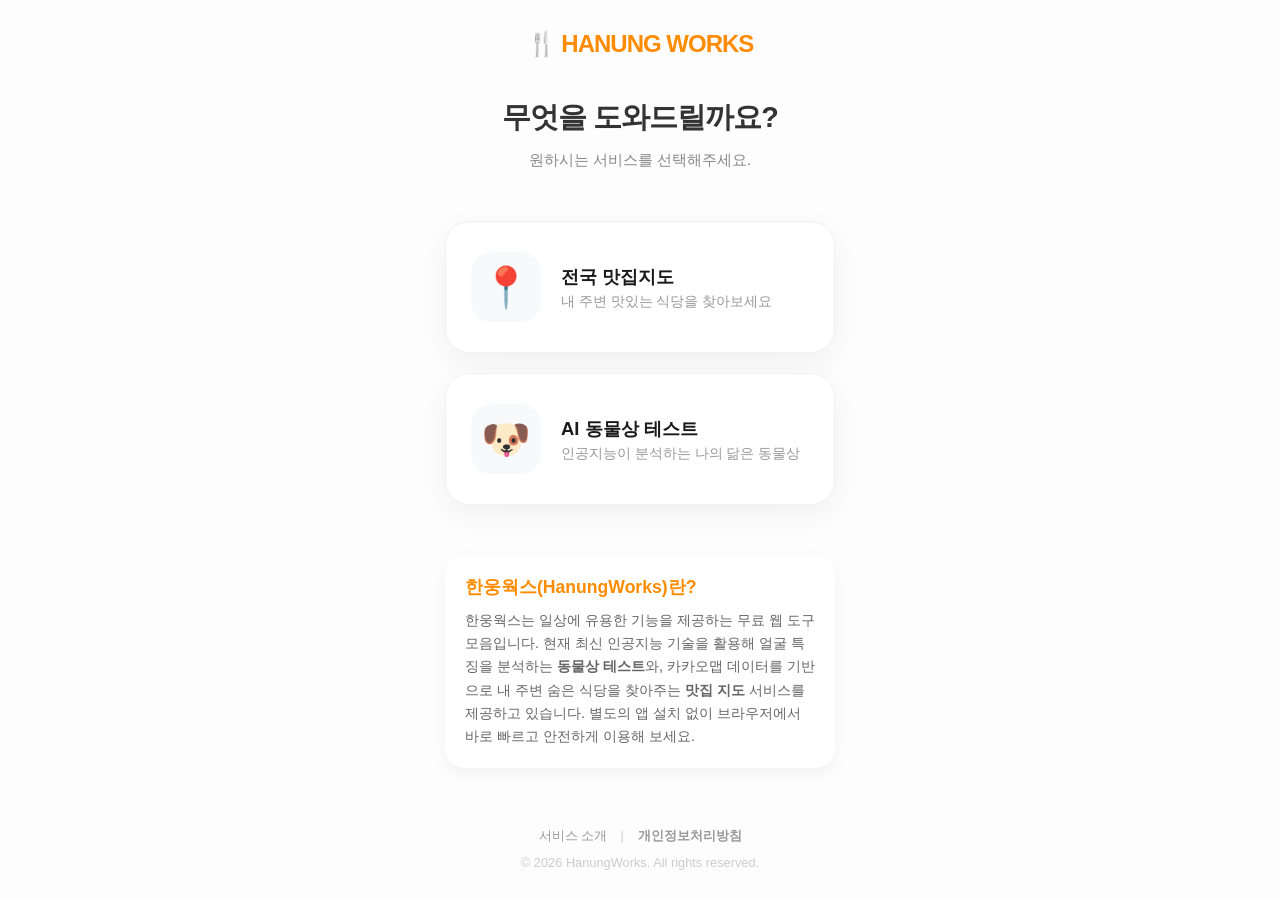
<file: index.html>
<!DOCTYPE html>
<html lang="ko">
<head>
    <script type="text/javascript">
        (function(c,l,a,r,i,t,y){
            c[a]=c[a]||function(){(c[a].q=c[a].q||[]).push(arguments)};
            t=l.createElement(r);t.async=1;t.src="https://www.clarity.ms/tag/"+i;
            y=l.getElementsByTagName(r)[0];y.parentNode.insertBefore(t,y);
        })(window, document, "clarity", "script", "vsexwo5qau");
    </script>
    <!-- Google tag (gtag.js) -->
    <script async src="https://www.googletagmanager.com/gtag/js?id=G-FDX00SVBKP"></script>
    <script>
      window.dataLayer = window.dataLayer || [];
      function gtag(){dataLayer.push(arguments);}
      gtag("js", new Date());

      gtag("config", "G-FDX00SVBKP");
    </script>
    <meta charset="UTF-8">
    <meta name="viewport" content="width=device-width, initial-scale=1.0, maximum-scale=1.0, user-scalable=no">
    <title>한웅웍스 - AI & 지도 서비스</title>
    <script async src="https://pagead2.googlesyndication.com/pagead/js/adsbygoogle.js?client=ca-pub-9823546339309539" crossorigin="anonymous"></script>
    <meta name="google-adsense-account" content="ca-pub-9823546339309539">
    <style>
        * { box-sizing: border-box; margin: 0; padding: 0; -webkit-tap-highlight-color: transparent; }
        body {
            background: #fdfdfd;
            font-family: 'Apple SD Gothic Neo', 'Malgun Gothic', sans-serif;
            color: #333;
            display: flex;
            justify-content: center;
            align-items: center;
            min-height: 100vh;
            overflow: hidden;
        }
        .container {
            width: 100%;
            max-width: 450px;
            padding: 30px;
            text-align: center;
        }
        .logo {
            font-size: 1.5rem;
            font-weight: 900;
            color: #ff8c00;
            margin-bottom: 40px;
            letter-spacing: -1px;
        }
        .welcome-text h1 {
            font-size: 1.8rem;
            margin-bottom: 12px;
            letter-spacing: -1px;
        }
        .welcome-text p {
            color: #888;
            margin-bottom: 50px;
            font-size: 0.95rem;
        }
        .service-list {
            display: flex;
            flex-direction: column;
            gap: 20px;
        }
        .service-card {
            background: white;
            padding: 30px 25px;
            border-radius: 24px;
            text-decoration: none;
            color: inherit;
            display: flex;
            align-items: center;
            gap: 20px;
            box-shadow: 0 10px 30px rgba(0, 0, 0, 0.05);
            transition: all 0.3s cubic-bezier(0.4, 0, 0.2, 1);
            border: 1px solid #f0f0f0;
            text-align: left;
        }
        .service-card:hover {
            transform: translateY(-5px);
            box-shadow: 0 15px 40px rgba(255, 140, 0, 0.15);
            border-color: #ff8c00;
        }
        .service-card .icon {
            font-size: 2.5rem;
            background: #f8f9fa;
            width: 70px;
            height: 70px;
            display: flex;
            justify-content: center;
            align-items: center;
            border-radius: 20px;
        }
        .service-info h2 {
            font-size: 1.15rem;
            margin-bottom: 4px;
            color: #1a1a1a;
        }
        .service-info p {
            font-size: 0.85rem;
            color: #999;
        }
        .footer {
            margin-top: 60px;
            font-size: 0.8rem;
            color: #ccc;
        }
    </style>
</head>
<body>
    <div class="container">
        <div class="logo">🍴 HANUNG WORKS</div>
        
        <div class="welcome-text">
            <h1>무엇을 도와드릴까요?</h1>
            <p>원하시는 서비스를 선택해주세요.</p>
        </div>

        <div class="service-list">
            <!-- 맛집 지도 링크 -->
            <a href="map.html" class="service-card">
                <div class="icon">📍</div>
                <div class="service-info">
                    <h2>전국 맛집지도</h2>
                    <p>내 주변 맛있는 식당을 찾아보세요</p>
                </div>
            </a>

            <!-- 동물상 테스트 링크 -->
            <a href="animal.html" class="service-card">
                <div class="icon">🐶</div>
                <div class="service-info">
                    <h2>AI 동물상 테스트</h2>
                    <p>인공지능이 분석하는 나의 닮은 동물상</p>
                </div>
            </a>
        </div>

        <div class="intro-section" style="margin-top: 50px; text-align: left; padding: 20px; background: white; border-radius: 20px; box-shadow: 0 5px 15px rgba(0,0,0,0.05);">
            <h3 style="font-size: 1.1rem; color: #ff8c00; margin-bottom: 10px;">한웅웍스(HanungWorks)란?</h3>
            <p style="font-size: 0.9rem; color: #666; line-height: 1.6;">
                한웅웍스는 일상에 유용한 기능을 제공하는 무료 웹 도구 모음입니다. 
                현재 최신 인공지능 기술을 활용해 얼굴 특징을 분석하는 <strong>동물상 테스트</strong>와, 
                카카오맵 데이터를 기반으로 내 주변 숨은 식당을 찾아주는 <strong>맛집 지도</strong> 서비스를 제공하고 있습니다. 
                별도의 앱 설치 없이 브라우저에서 바로 빠르고 안전하게 이용해 보세요.
            </p>
        </div>

        <div class="footer">
            <div style="margin-bottom: 10px;">
                <a href="about.html" style="color: #999; text-decoration: none; margin: 0 10px;">서비스 소개</a> | 
                <a href="privacy.html" style="color: #999; text-decoration: none; margin: 0 10px; font-weight: bold;">개인정보처리방침</a>
            </div>
            © 2026 HanungWorks. All rights reserved.
        </div>
    </div>
</body>
</html>
</file>
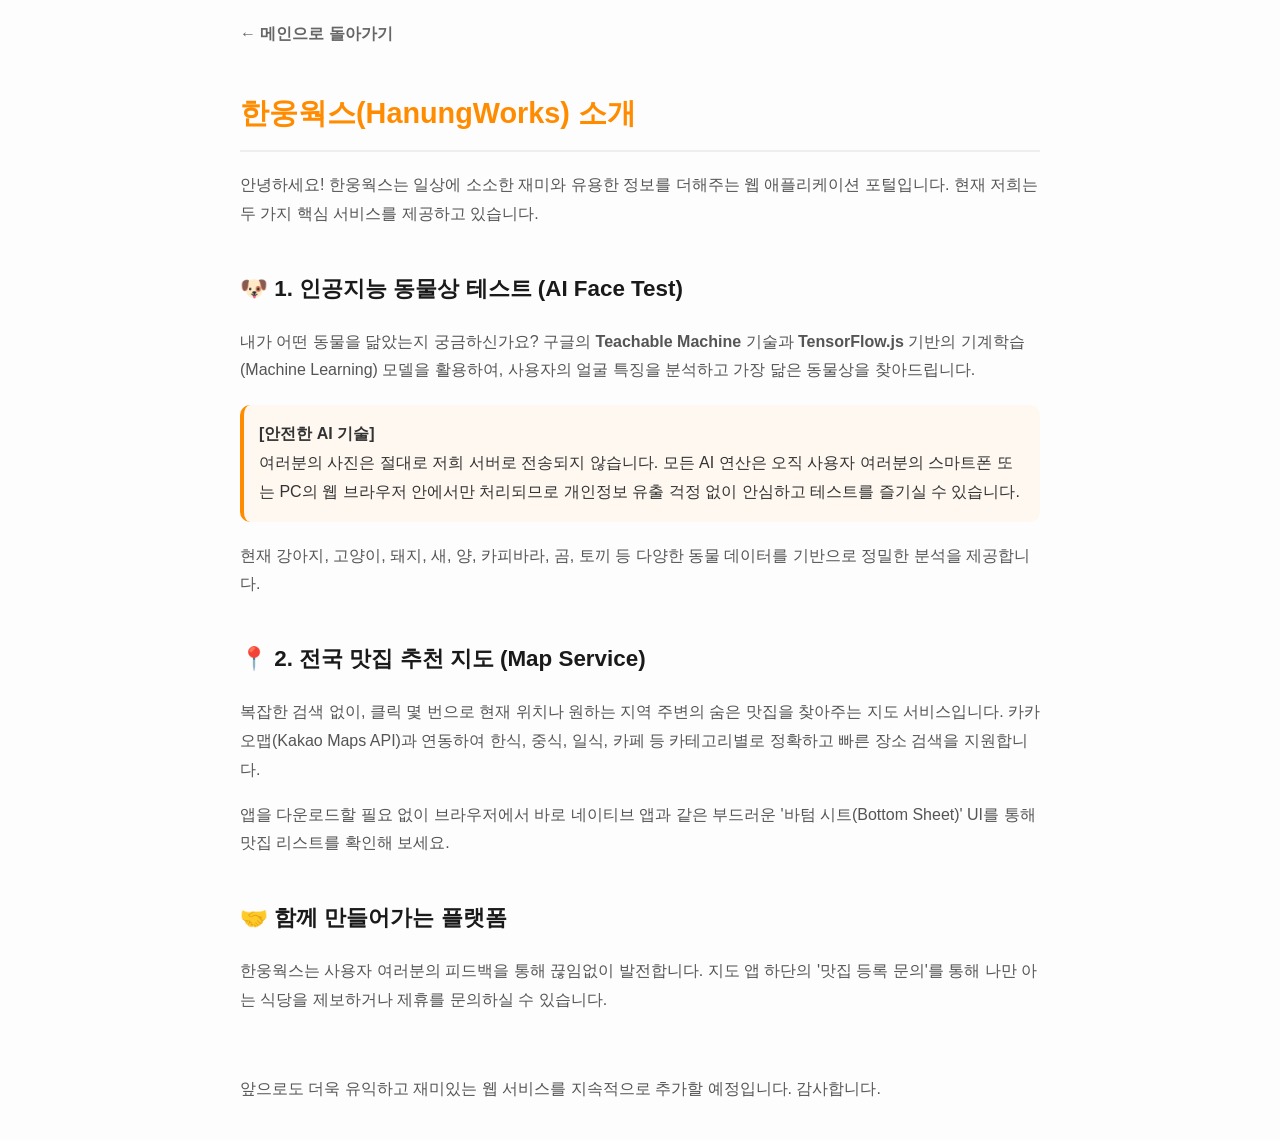
<file: about.html>
<!DOCTYPE html>
<html lang="ko">
<head>
    <script type="text/javascript">
        (function(c,l,a,r,i,t,y){
            c[a]=c[a]||function(){(c[a].q=c[a].q||[]).push(arguments)};
            t=l.createElement(r);t.async=1;t.src="https://www.clarity.ms/tag/"+i;
            y=l.getElementsByTagName(r)[0];y.parentNode.insertBefore(t,y);
        })(window, document, "clarity", "script", "vsexwo5qau");
    </script>
    <!-- Google tag (gtag.js) -->
    <script async src="https://www.googletagmanager.com/gtag/js?id=G-FDX00SVBKP"></script>
    <script>
      window.dataLayer = window.dataLayer || [];
      function gtag(){dataLayer.push(arguments);}
      gtag("js", new Date());

      gtag("config", "G-FDX00SVBKP");
    </script>
    <meta charset="UTF-8">
    <meta name="viewport" content="width=device-width, initial-scale=1.0">
    <title>서비스 소개 - 한웅웍스</title>
    <script async src="https://pagead2.googlesyndication.com/pagead/js/adsbygoogle.js?client=ca-pub-9823546339309539" crossorigin="anonymous"></script>
    <meta name="google-adsense-account" content="ca-pub-9823546339309539">
    <style>
        body { font-family: 'Apple SD Gothic Neo', sans-serif; line-height: 1.8; color: #333; max-width: 800px; margin: 0 auto; padding: 20px; background: #fdfdfd; }
        h1 { color: #ff8c00; border-bottom: 2px solid #eee; padding-bottom: 10px; font-size: 1.8rem; }
        h2 { margin-top: 40px; font-size: 1.4rem; color: #1a1a1a; }
        p { font-size: 1rem; color: #555; }
        .back-link { display: inline-block; margin-bottom: 20px; color: #666; text-decoration: none; font-weight: bold; }
        .back-link:hover { color: #ff8c00; }
        .highlight { background: #fff8f0; padding: 15px; border-radius: 10px; border-left: 4px solid #ff8c00; margin: 20px 0; }
    </style>
</head>
<body>
    <a href="index.html" class="back-link">← 메인으로 돌아가기</a>
    
    <h1>한웅웍스(HanungWorks) 소개</h1>
    <p>안녕하세요! 한웅웍스는 일상에 소소한 재미와 유용한 정보를 더해주는 웹 애플리케이션 포털입니다. 현재 저희는 두 가지 핵심 서비스를 제공하고 있습니다.</p>

    <h2>🐶 1. 인공지능 동물상 테스트 (AI Face Test)</h2>
    <p>내가 어떤 동물을 닮았는지 궁금하신가요? 구글의 <strong>Teachable Machine</strong> 기술과 <strong>TensorFlow.js</strong> 기반의 기계학습(Machine Learning) 모델을 활용하여, 사용자의 얼굴 특징을 분석하고 가장 닮은 동물상을 찾아드립니다.</p>
    <div class="highlight">
        <strong>[안전한 AI 기술]</strong><br>
        여러분의 사진은 절대로 저희 서버로 전송되지 않습니다. 모든 AI 연산은 오직 사용자 여러분의 스마트폰 또는 PC의 웹 브라우저 안에서만 처리되므로 개인정보 유출 걱정 없이 안심하고 테스트를 즐기실 수 있습니다.
    </div>
    <p>현재 강아지, 고양이, 돼지, 새, 양, 카피바라, 곰, 토끼 등 다양한 동물 데이터를 기반으로 정밀한 분석을 제공합니다.</p>

    <h2>📍 2. 전국 맛집 추천 지도 (Map Service)</h2>
    <p>복잡한 검색 없이, 클릭 몇 번으로 현재 위치나 원하는 지역 주변의 숨은 맛집을 찾아주는 지도 서비스입니다. 카카오맵(Kakao Maps API)과 연동하여 한식, 중식, 일식, 카페 등 카테고리별로 정확하고 빠른 장소 검색을 지원합니다.</p>
    <p>앱을 다운로드할 필요 없이 브라우저에서 바로 네이티브 앱과 같은 부드러운 '바텀 시트(Bottom Sheet)' UI를 통해 맛집 리스트를 확인해 보세요.</p>

    <h2>🤝 함께 만들어가는 플랫폼</h2>
    <p>한웅웍스는 사용자 여러분의 피드백을 통해 끊임없이 발전합니다. 지도 앱 하단의 '맛집 등록 문의'를 통해 나만 아는 식당을 제보하거나 제휴를 문의하실 수 있습니다.</p>
    <br>
    <p>앞으로도 더욱 유익하고 재미있는 웹 서비스를 지속적으로 추가할 예정입니다. 감사합니다.</p>
</body>
</html>
</file>
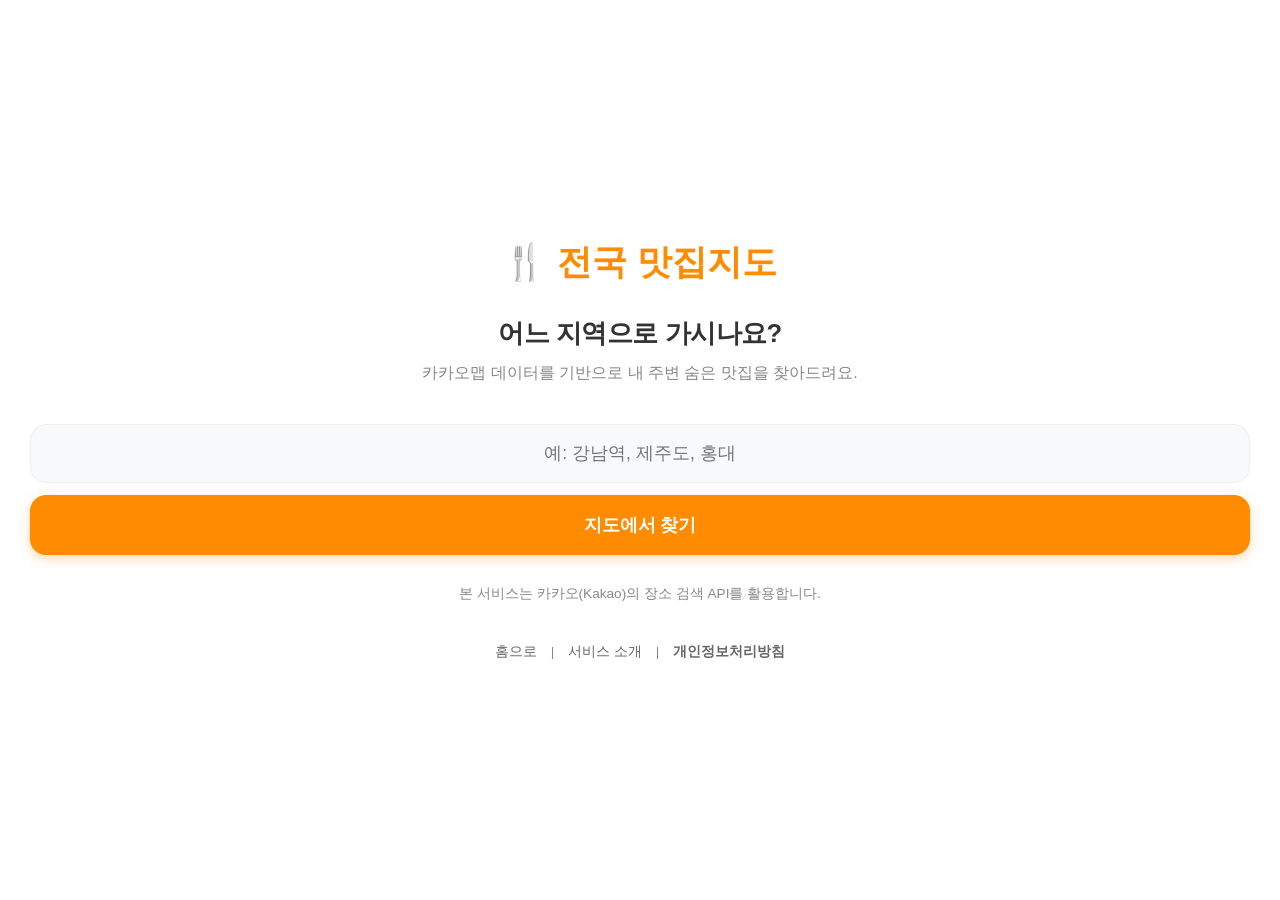
<file: map.html>
<!DOCTYPE html>
<html lang="ko">
<head>
    <script type="text/javascript">
        (function(c,l,a,r,i,t,y){
            c[a]=c[a]||function(){(c[a].q=c[a].q||[]).push(arguments)};
            t=l.createElement(r);t.async=1;t.src="https://www.clarity.ms/tag/"+i;
            y=l.getElementsByTagName(r)[0];y.parentNode.insertBefore(t,y);
        })(window, document, "clarity", "script", "vsexwo5qau");
    </script>
    <!-- Google tag (gtag.js) -->
    <script async src="https://www.googletagmanager.com/gtag/js?id=G-FDX00SVBKP"></script>
    <script>
      window.dataLayer = window.dataLayer || [];
      function gtag(){dataLayer.push(arguments);}
      gtag("js", new Date());

      gtag("config", "G-FDX00SVBKP");
    </script>
    <meta charset="UTF-8">
    <meta name="viewport" content="width=device-width, initial-scale=1.0">
    <title>맛집 추천 지도</title>
    <script async src="https://pagead2.googlesyndication.com/pagead/js/adsbygoogle.js?client=ca-pub-9823546339309539" crossorigin="anonymous"></script>
    <meta name="google-adsense-account" content="ca-pub-9823546339309539">
    <link rel="stylesheet" href="style.css">
    <!-- Kakao Maps API -->
    <script type="text/javascript" src="https://dapi.kakao.com/v2/maps/sdk.js?appkey=08b440369b07ebe8285ba4f6399ef209&libraries=services"></script>
</head>
<body>
    <!-- 1. 시작 화면: 위치 입력 -->
    <div id="start-screen">
        <div class="start-content">
            <div class="logo">🍴 전국 맛집지도</div>
            <h1>어느 지역으로 가시나요?</h1>
            <p>카카오맵 데이터를 기반으로 내 주변 숨은 맛집을 찾아드려요.</p>
            <form id="start-form">
                <input type="text" id="start-location" placeholder="예: 강남역, 제주도, 홍대" required autofocus>
                <button type="submit">지도에서 찾기</button>
            </form>
            
            <div style="margin-top: 30px; font-size: 0.85rem; color: #888;">
                <p>본 서비스는 카카오(Kakao)의 장소 검색 API를 활용합니다.</p>
                <div style="margin-top: 15px;">
                    <a href="index.html" style="color: #666; text-decoration: none; margin: 0 10px;">홈으로</a> | 
                    <a href="about.html" style="color: #666; text-decoration: none; margin: 0 10px;">서비스 소개</a> | 
                    <a href="privacy.html" style="color: #666; text-decoration: none; margin: 0 10px; font-weight: bold;">개인정보처리방침</a>
                </div>
            </div>
        </div>
    </div>

    <!-- 2. 지도 영역 -->
    <div id="map"></div>
    
    <!-- 3. 카테고리 선택 (지도 위에 플로팅) -->
    <div id="category-menu" class="hidden">
        <div class="category-title">어떤 음식을 찾으세요?</div>
        <div class="category-buttons">
            <button type="button" class="category-btn" data-query="한식">🍚 한식</button>
            <button type="button" class="category-btn" data-query="중식">🍜 중식</button>
            <button type="button" class="category-btn" data-query="일식">🍣 일식</button>
            <button type="button" class="category-btn" data-query="카페">☕ 카페</button>
        </div>
        <div class="menu-footer">
            <button type="button" id="re-search-btn">🔙 지역 다시 입력</button>
            <button type="button" id="open-inquiry-btn">🤝 맛집 등록 문의</button>
        </div>
    </div>

    <!-- 5. 맛집 등록 문의 모달 -->
    <div id="inquiry-modal" class="modal-overlay hidden">
        <div class="modal-content">
            <div class="modal-header">
                <h2>🤝 맛집 등록 제휴 문의</h2>
                <button id="close-modal-btn">&times;</button>
            </div>
            <form action="https://formspree.io/f/myknzpjr" method="POST">
                <div class="form-group">
                    <label>식당 이름</label>
                    <input type="text" name="restaurant_name" placeholder="예: 한웅식당" required>
                </div>
                <div class="form-group">
                    <label>연락처</label>
                    <input type="tel" name="phone" placeholder="예: 010-1234-5678" required>
                </div>
                <div class="form-group">
                    <label>이메일</label>
                    <input type="email" name="_replyto" placeholder="답변받으실 이메일" required>
                </div>
                <div class="form-group">
                    <label>문의 내용</label>
                    <textarea name="message" rows="4" placeholder="메뉴 정보나 홍보하고 싶은 내용을 적어주세요." required></textarea>
                </div>
                <!-- 스팸 방지 및 리다이렉트 설정 (선택사항) -->
                <input type="text" name="_gotcha" style="display:none">
                <button type="submit" class="submit-btn">문의 보내기</button>
            </form>
        </div>
    </div>

    <!-- 4. 검색 결과 목록 (사이드바/바텀시트) -->
    <div id="sidebar" class="hidden">
        <div class="sheet-handle"></div>
        <div class="sidebar-header">
            <span id="current-location-text"></span> 맛집 리스트
            <button id="close-sidebar">×</button>
        </div>
        <div id="places-list"></div>
        <div id="pagination"></div>
    </div>

    <script src="main.js"></script>
</body>
</html>
</file>
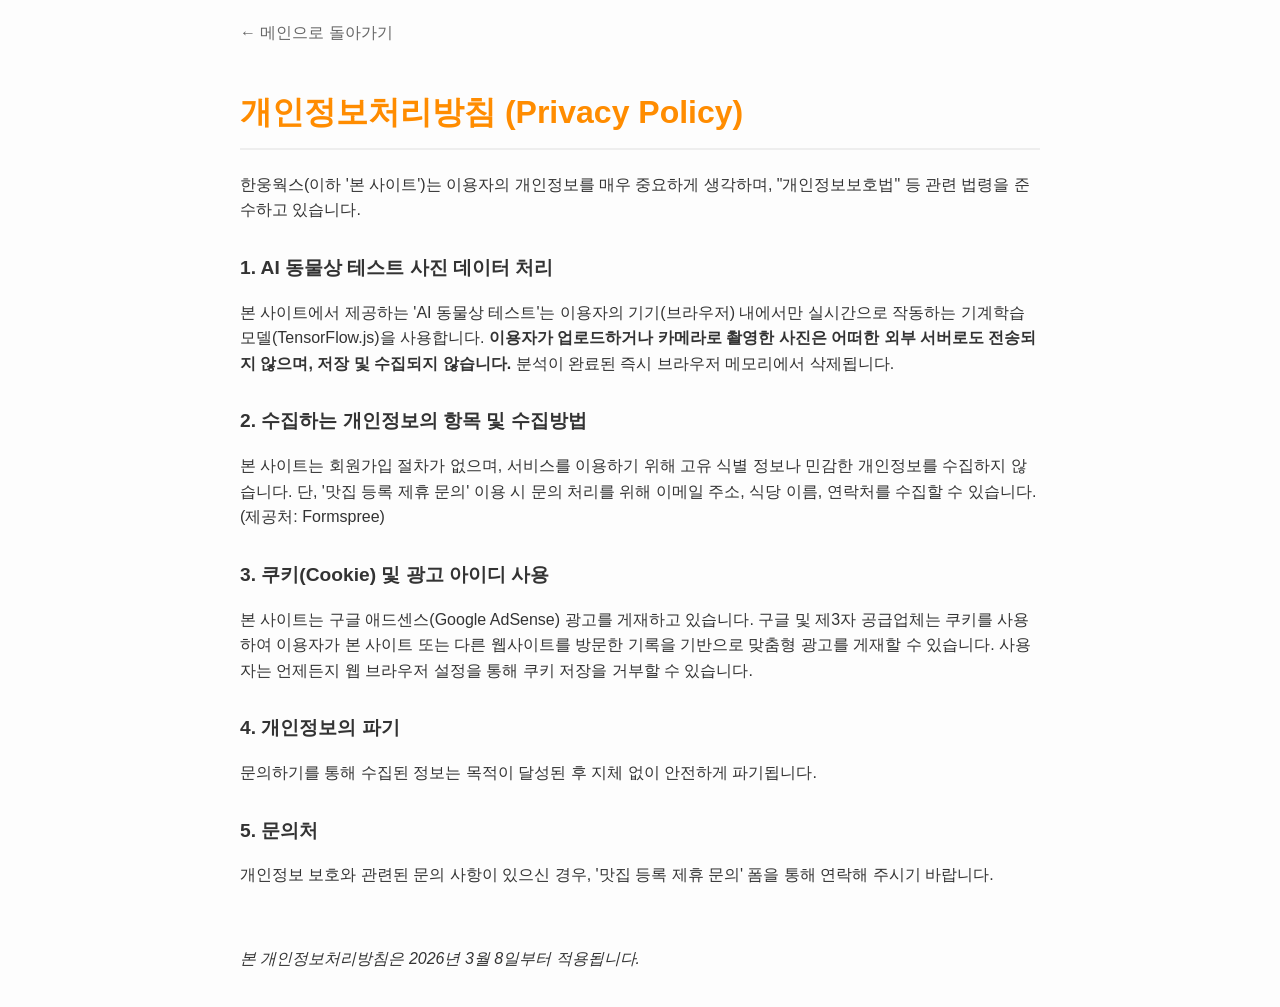
<file: privacy.html>
<!DOCTYPE html>
<html lang="ko">
<head>
    <script type="text/javascript">
        (function(c,l,a,r,i,t,y){
            c[a]=c[a]||function(){(c[a].q=c[a].q||[]).push(arguments)};
            t=l.createElement(r);t.async=1;t.src="https://www.clarity.ms/tag/"+i;
            y=l.getElementsByTagName(r)[0];y.parentNode.insertBefore(t,y);
        })(window, document, "clarity", "script", "vsexwo5qau");
    </script>
    <!-- Google tag (gtag.js) -->
    <script async src="https://www.googletagmanager.com/gtag/js?id=G-FDX00SVBKP"></script>
    <script>
      window.dataLayer = window.dataLayer || [];
      function gtag(){dataLayer.push(arguments);}
      gtag("js", new Date());

      gtag("config", "G-FDX00SVBKP");
    </script>
    <meta charset="UTF-8">
    <meta name="viewport" content="width=device-width, initial-scale=1.0">
    <title>개인정보처리방침 - 한웅웍스</title>
    <script async src="https://pagead2.googlesyndication.com/pagead/js/adsbygoogle.js?client=ca-pub-9823546339309539" crossorigin="anonymous"></script>
    <meta name="google-adsense-account" content="ca-pub-9823546339309539">
    <style>
        body { font-family: 'Apple SD Gothic Neo', sans-serif; line-height: 1.6; color: #333; max-width: 800px; margin: 0 auto; padding: 20px; background: #fdfdfd; }
        h1 { color: #ff8c00; border-bottom: 2px solid #eee; padding-bottom: 10px; }
        h2 { margin-top: 30px; font-size: 1.2rem; }
        .back-link { display: inline-block; margin-bottom: 20px; color: #666; text-decoration: none; }
        .back-link:hover { color: #ff8c00; }
    </style>
</head>
<body>
    <a href="index.html" class="back-link">← 메인으로 돌아가기</a>
    <h1>개인정보처리방침 (Privacy Policy)</h1>
    <p>한웅웍스(이하 '본 사이트')는 이용자의 개인정보를 매우 중요하게 생각하며, "개인정보보호법" 등 관련 법령을 준수하고 있습니다.</p>

    <h2>1. AI 동물상 테스트 사진 데이터 처리</h2>
    <p>본 사이트에서 제공하는 'AI 동물상 테스트'는 이용자의 기기(브라우저) 내에서만 실시간으로 작동하는 기계학습 모델(TensorFlow.js)을 사용합니다. <strong>이용자가 업로드하거나 카메라로 촬영한 사진은 어떠한 외부 서버로도 전송되지 않으며, 저장 및 수집되지 않습니다.</strong> 분석이 완료된 즉시 브라우저 메모리에서 삭제됩니다.</p>

    <h2>2. 수집하는 개인정보의 항목 및 수집방법</h2>
    <p>본 사이트는 회원가입 절차가 없으며, 서비스를 이용하기 위해 고유 식별 정보나 민감한 개인정보를 수집하지 않습니다. 단, '맛집 등록 제휴 문의' 이용 시 문의 처리를 위해 이메일 주소, 식당 이름, 연락처를 수집할 수 있습니다. (제공처: Formspree)</p>

    <h2>3. 쿠키(Cookie) 및 광고 아이디 사용</h2>
    <p>본 사이트는 구글 애드센스(Google AdSense) 광고를 게재하고 있습니다. 구글 및 제3자 공급업체는 쿠키를 사용하여 이용자가 본 사이트 또는 다른 웹사이트를 방문한 기록을 기반으로 맞춤형 광고를 게재할 수 있습니다. 사용자는 언제든지 웹 브라우저 설정을 통해 쿠키 저장을 거부할 수 있습니다.</p>

    <h2>4. 개인정보의 파기</h2>
    <p>문의하기를 통해 수집된 정보는 목적이 달성된 후 지체 없이 안전하게 파기됩니다.</p>

    <h2>5. 문의처</h2>
    <p>개인정보 보호와 관련된 문의 사항이 있으신 경우, '맛집 등록 제휴 문의' 폼을 통해 연락해 주시기 바랍니다.</p>
    <br>
    <p><em>본 개인정보처리방침은 2026년 3월 8일부터 적용됩니다.</em></p>
</body>
</html>
</file>
<file: style.css>
* {
    box-sizing: border-box;
    margin: 0;
    padding: 0;
    -webkit-tap-highlight-color: transparent; /* 터치 시 하이라이트 제거 */
}

body, html {
    width: 100%;
    height: 100%;
    font-family: 'Apple SD Gothic Neo', 'Malgun Gothic', sans-serif;
    color: #333;
    overflow: hidden;
    position: fixed; /* 바운스 스크롤 방지 */
}

/* 1. 시작 화면 (App Landing Page 느낌) */
#start-screen {
    position: fixed;
    top: 0;
    left: 0;
    width: 100%;
    height: 100%;
    background: #fff;
    z-index: 1000;
    display: flex;
    justify-content: center;
    align-items: center;
    transition: transform 0.5s cubic-bezier(0.4, 0, 0.2, 1);
}

#start-screen.hidden {
    transform: translateY(-100%);
}

.start-content {
    width: 100%;
    padding: 40px 30px;
    text-align: center;
}

.logo {
    font-size: 2.2rem;
    font-weight: 800;
    margin-bottom: 30px;
    color: #ff8c00;
}

.start-content h1 {
    font-size: 1.6rem;
    margin-bottom: 12px;
    letter-spacing: -0.5px;
}

.start-content p {
    color: #888;
    margin-bottom: 40px;
}

#start-form {
    display: flex;
    flex-direction: column;
    gap: 12px;
}

#start-location {
    padding: 18px;
    font-size: 1.1rem;
    border: 1px solid #eee;
    background: #f8f9fa;
    border-radius: 16px;
    outline: none;
    text-align: center;
}

#start-form button {
    padding: 18px;
    background: #ff8c00;
    color: white;
    border: none;
    border-radius: 16px;
    font-size: 1.1rem;
    font-weight: bold;
    cursor: pointer;
    box-shadow: 0 4px 12px rgba(255, 140, 0, 0.3);
}

/* 2. 지도 영역 */
#map {
    width: 100%;
    height: 100%;
    position: absolute;
    top: 0;
    left: 0;
    z-index: 1;
}

/* 3. 상단 카테고리 메뉴 (플로팅 바 느낌) */
#category-menu {
    position: absolute;
    top: env(safe-area-inset-top, 20px);
    left: 12px;
    right: 12px;
    background: rgba(255, 255, 255, 0.95);
    backdrop-filter: blur(10px);
    padding: 12px;
    border-radius: 20px;
    box-shadow: 0 4px 20px rgba(0, 0, 0, 0.08);
    z-index: 100;
    transition: all 0.3s;
}

#category-menu.hidden {
    opacity: 0;
    transform: translateY(-20px);
    pointer-events: none;
}

.category-title {
    font-size: 0.8rem;
    font-weight: bold;
    color: #999;
    margin-bottom: 8px;
    text-align: center;
}

.category-buttons {
    display: flex;
    gap: 8px;
    overflow-x: auto; /* 모바일에서 가로 스크롤 가능하게 */
    padding-bottom: 5px;
    scrollbar-width: none; /* 파이어폭스 스크롤바 숨김 */
}

.category-buttons::-webkit-scrollbar { display: none; }

.category-btn {
    flex: 0 0 auto;
    padding: 10px 16px;
    background: #fff;
    border: 1px solid #eee;
    border-radius: 14px;
    font-size: 14px;
    font-weight: 600;
    box-shadow: 0 2px 5px rgba(0,0,0,0.05);
}

.category-btn:active {
    background: #f7e600;
    transform: scale(0.95);
}

.menu-footer {
    display: flex;
    justify-content: space-between;
    padding: 8px 5px 0;
    border-top: 1px solid #f5f5f5;
    margin-top: 8px;
}

#re-search-btn, #open-inquiry-btn {
    font-size: 11px;
    color: #999;
    background: none;
    border: none;
    text-decoration: none;
}

#open-inquiry-btn { color: #ff8c00; font-weight: bold; }

/* 4. 하단 바텀 시트 (검색 결과) - 모바일 최적화의 핵심 */
#sidebar {
    position: fixed;
    bottom: 0;
    left: 0;
    width: 100%;
    height: 60%; /* 모바일에서 높이 */
    background: #fff;
    border-radius: 24px 24px 0 0;
    box-shadow: 0 -5px 25px rgba(0, 0, 0, 0.1);
    z-index: 500;
    display: flex;
    flex-direction: column;
    transform: translateY(100%); /* 초기에는 숨김 */
    transition: transform 0.4s cubic-bezier(0.33, 1, 0.68, 1);
}

#sidebar.active {
    transform: translateY(0);
}

/* 드래그 바 (App 느낌) */
.sheet-handle {
    width: 40px;
    height: 5px;
    background: #ddd;
    border-radius: 3px;
    margin: 12px auto;
    flex-shrink: 0;
}

.sidebar-header {
    padding: 0 20px 15px;
    font-weight: bold;
    display: flex;
    justify-content: space-between;
    align-items: center;
    font-size: 1.1rem;
}

#close-sidebar {
    width: 30px;
    height: 30px;
    background: #f0f0f0;
    border: none;
    border-radius: 50%;
    font-size: 18px;
}

#places-list {
    flex: 1;
    overflow-y: auto;
    -webkit-overflow-scrolling: touch;
}

.place-item {
    padding: 18px 20px;
    border-bottom: 1px solid #f5f5f5;
}

.place-name { font-size: 16px; font-weight: bold; color: #1a1a1a; margin-bottom: 4px; }
.place-address { font-size: 13px; color: #777; line-height: 1.4; }

#pagination {
    padding: 15px;
    background: #fff;
    border-top: 1px solid #eee;
    padding-bottom: calc(15px + env(safe-area-inset-bottom)); /* 아이폰 하단 바 대응 */
}

/* 5. 모달 (Pop-up) 최적화 */
.modal-content {
    width: 90% !important;
    border-radius: 24px !important;
    padding: 25px !important;
}

.form-group input, .form-group textarea {
    background: #f8f9fa;
    border: none !important;
    padding: 15px !important;
    font-size: 16px !important; /* 모바일에서 포커스 시 줌 방지 */
}

/* 데스크탑 버전 (화면이 넓을 때의 보정) */
@media (min-width: 768px) {
    #sidebar {
        width: 360px;
        height: auto;
        top: 160px;
        left: 20px;
        bottom: 20px;
        border-radius: 20px;
        transform: translateX(-120%);
    }
    #sidebar.active {
        transform: translateX(0);
    }
    .sheet-handle { display: none; }
    #category-menu {
        left: 20px;
        right: auto;
        width: 360px;
    }
    .category-buttons { flex-wrap: wrap; }
}
</file>
